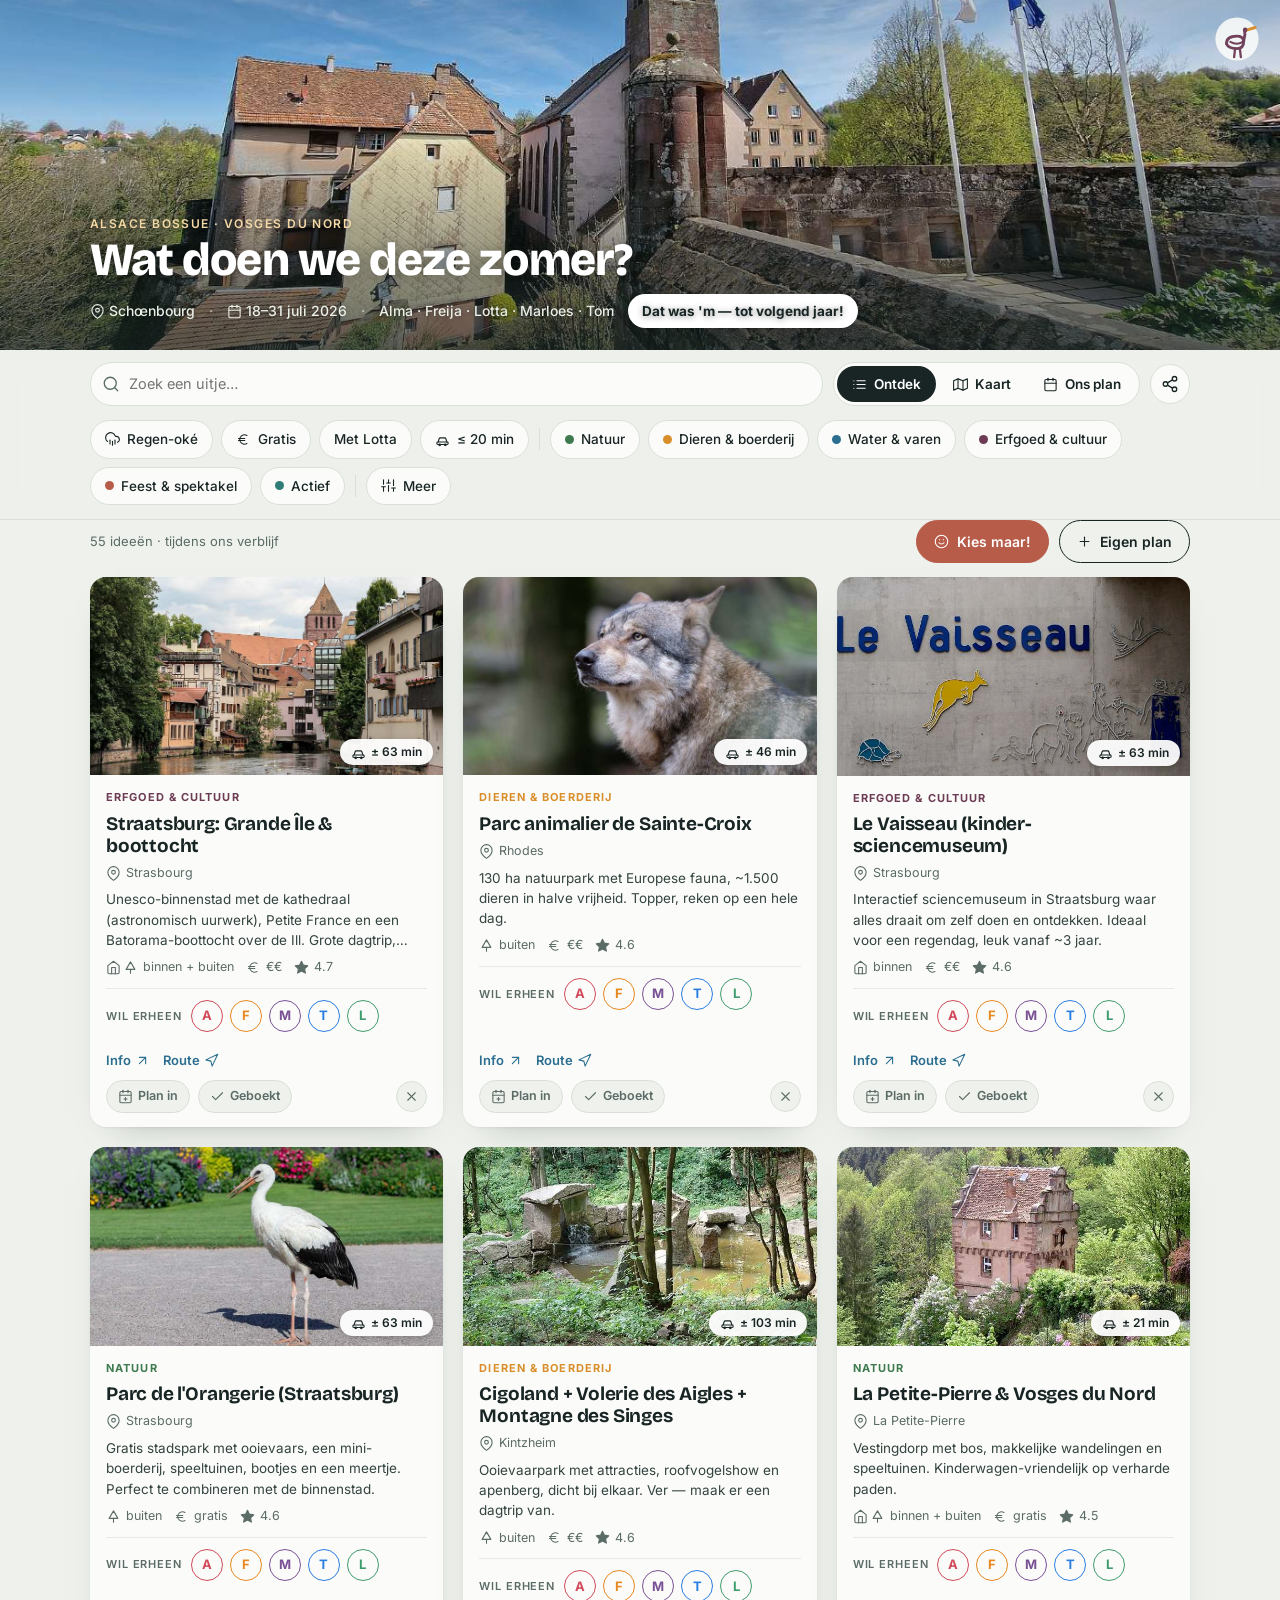
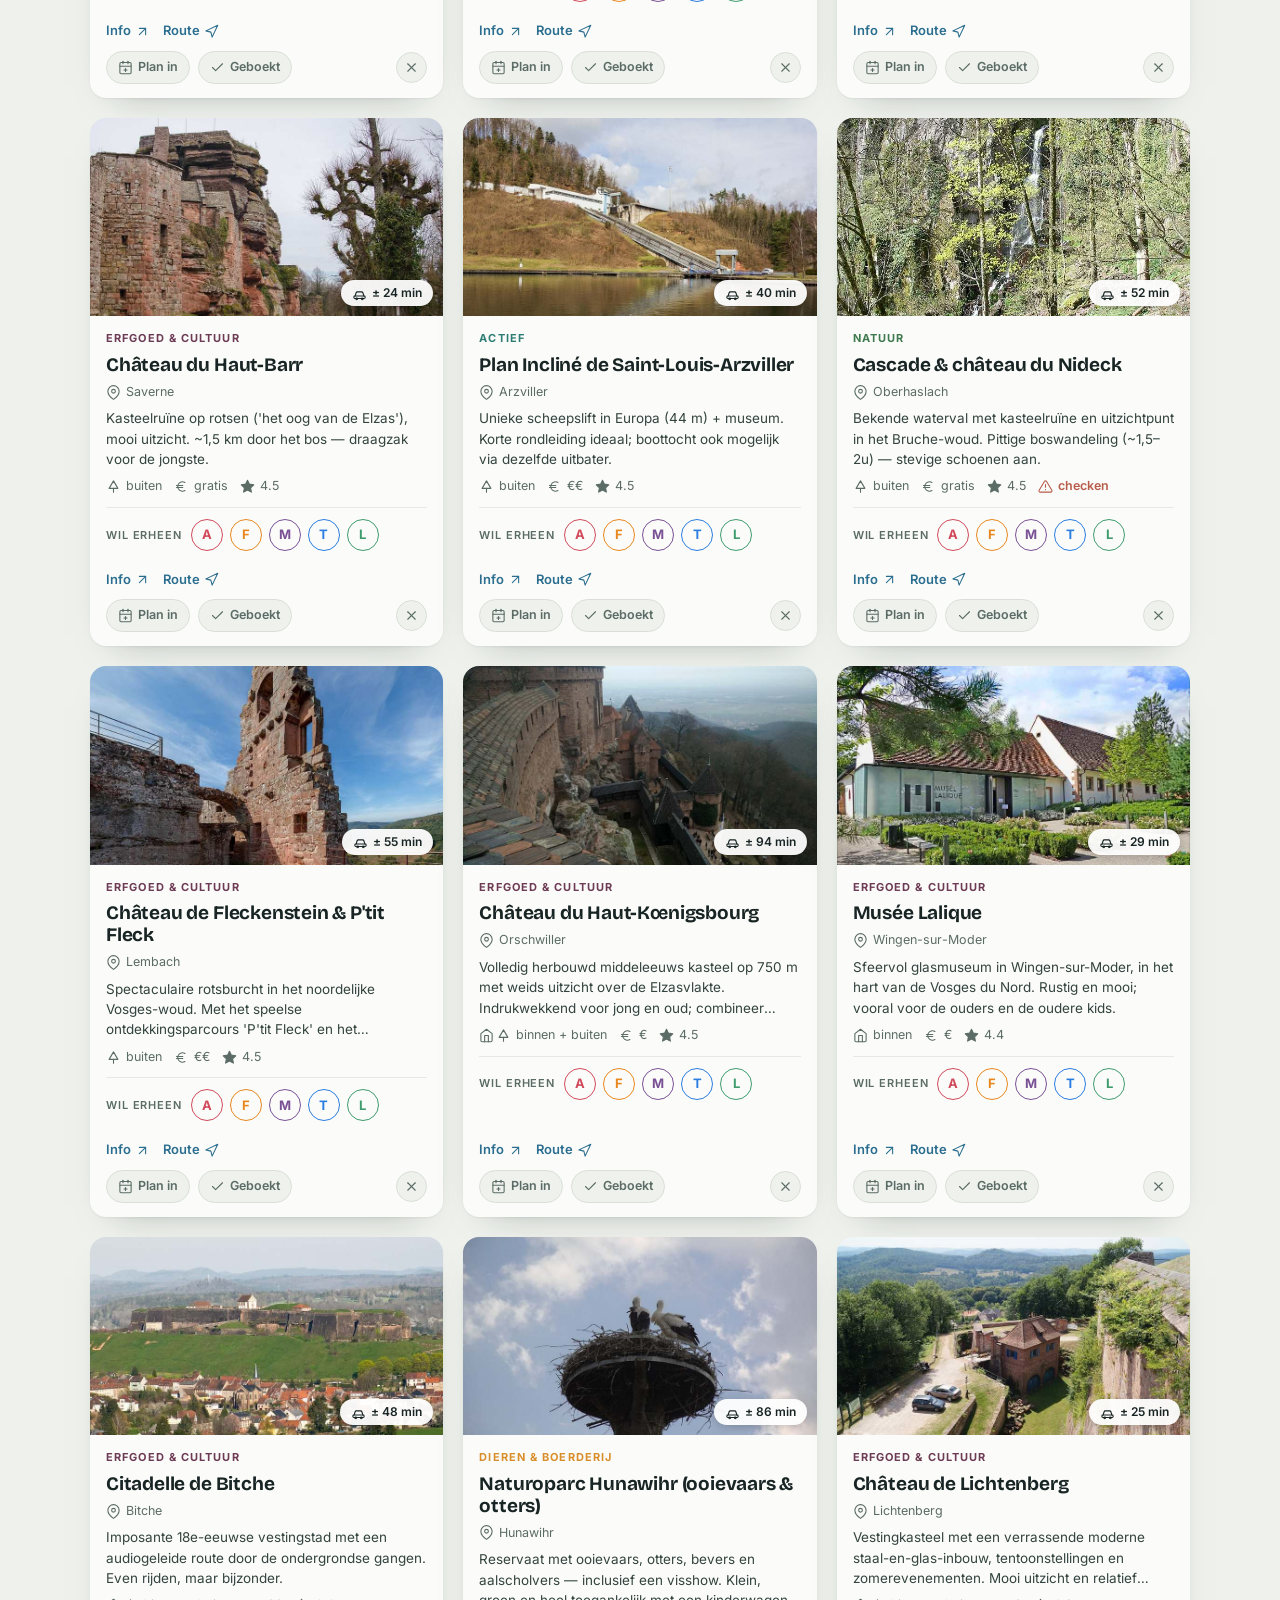
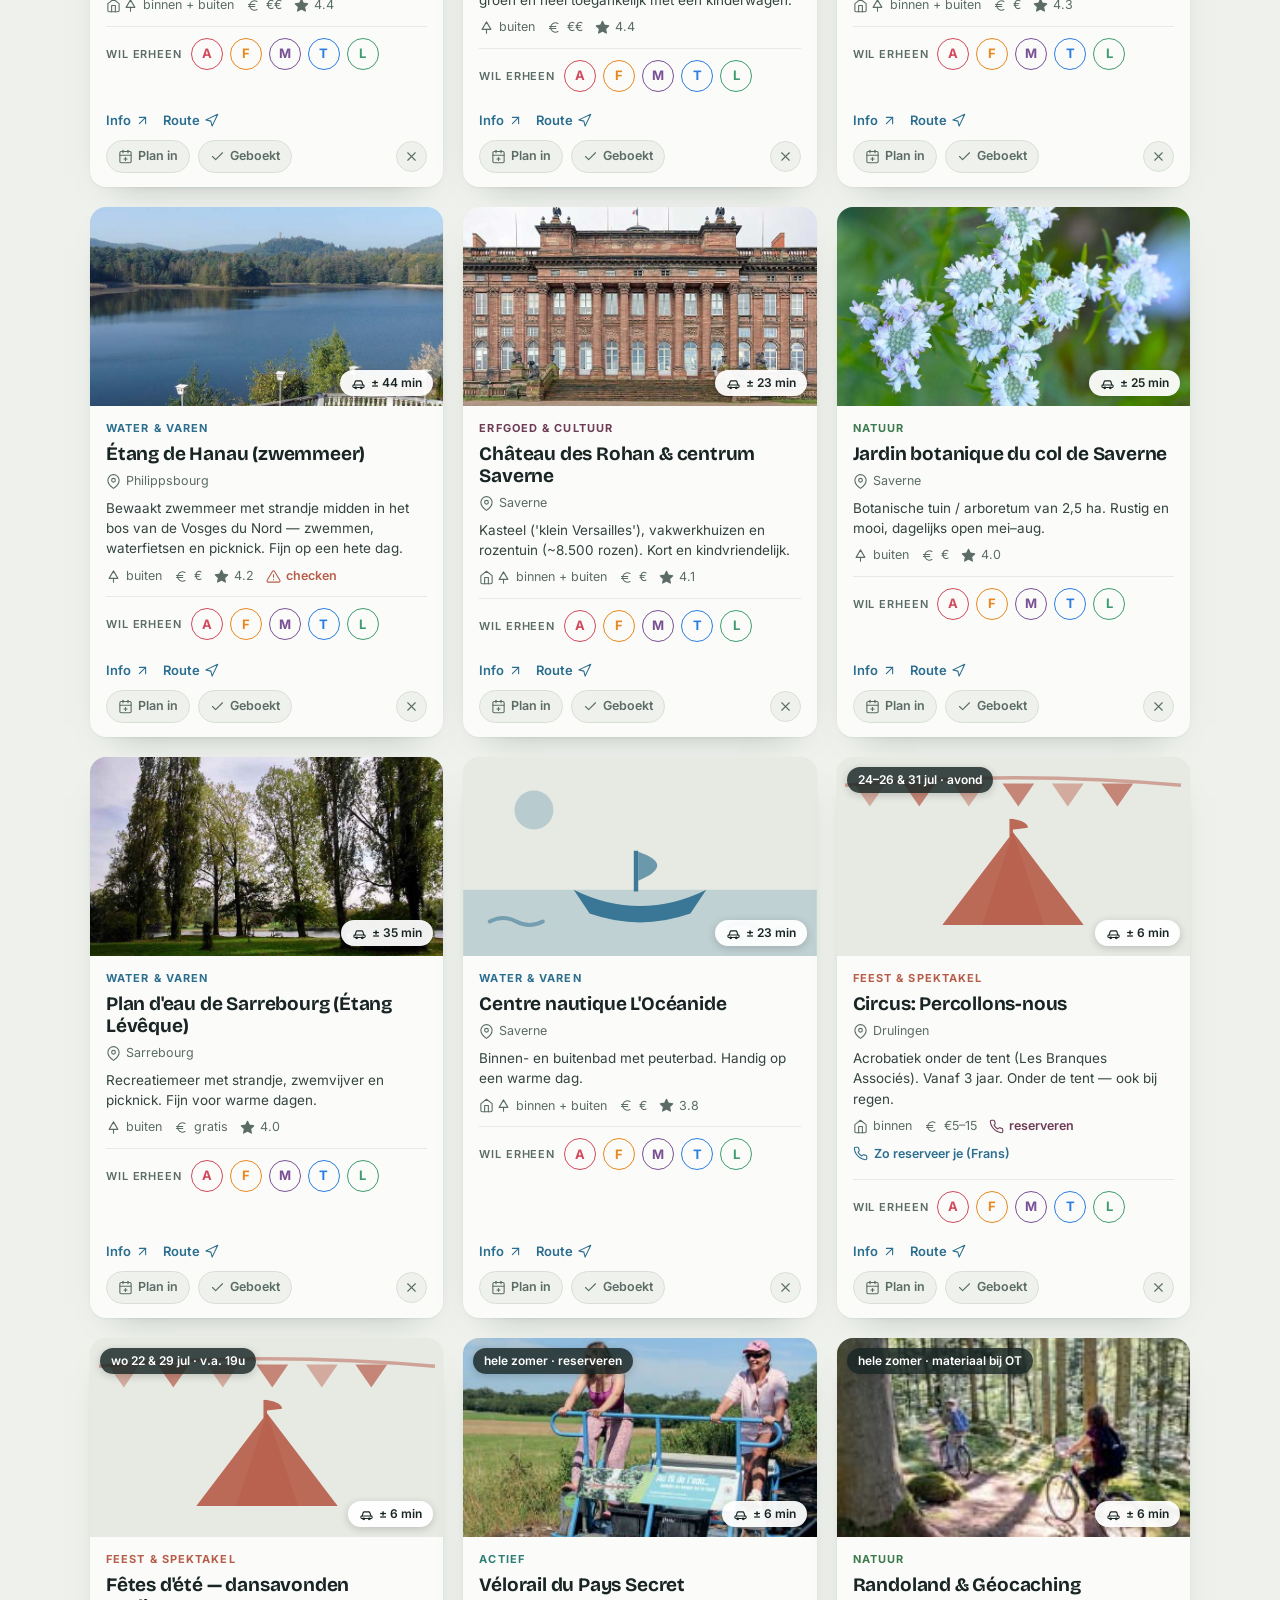
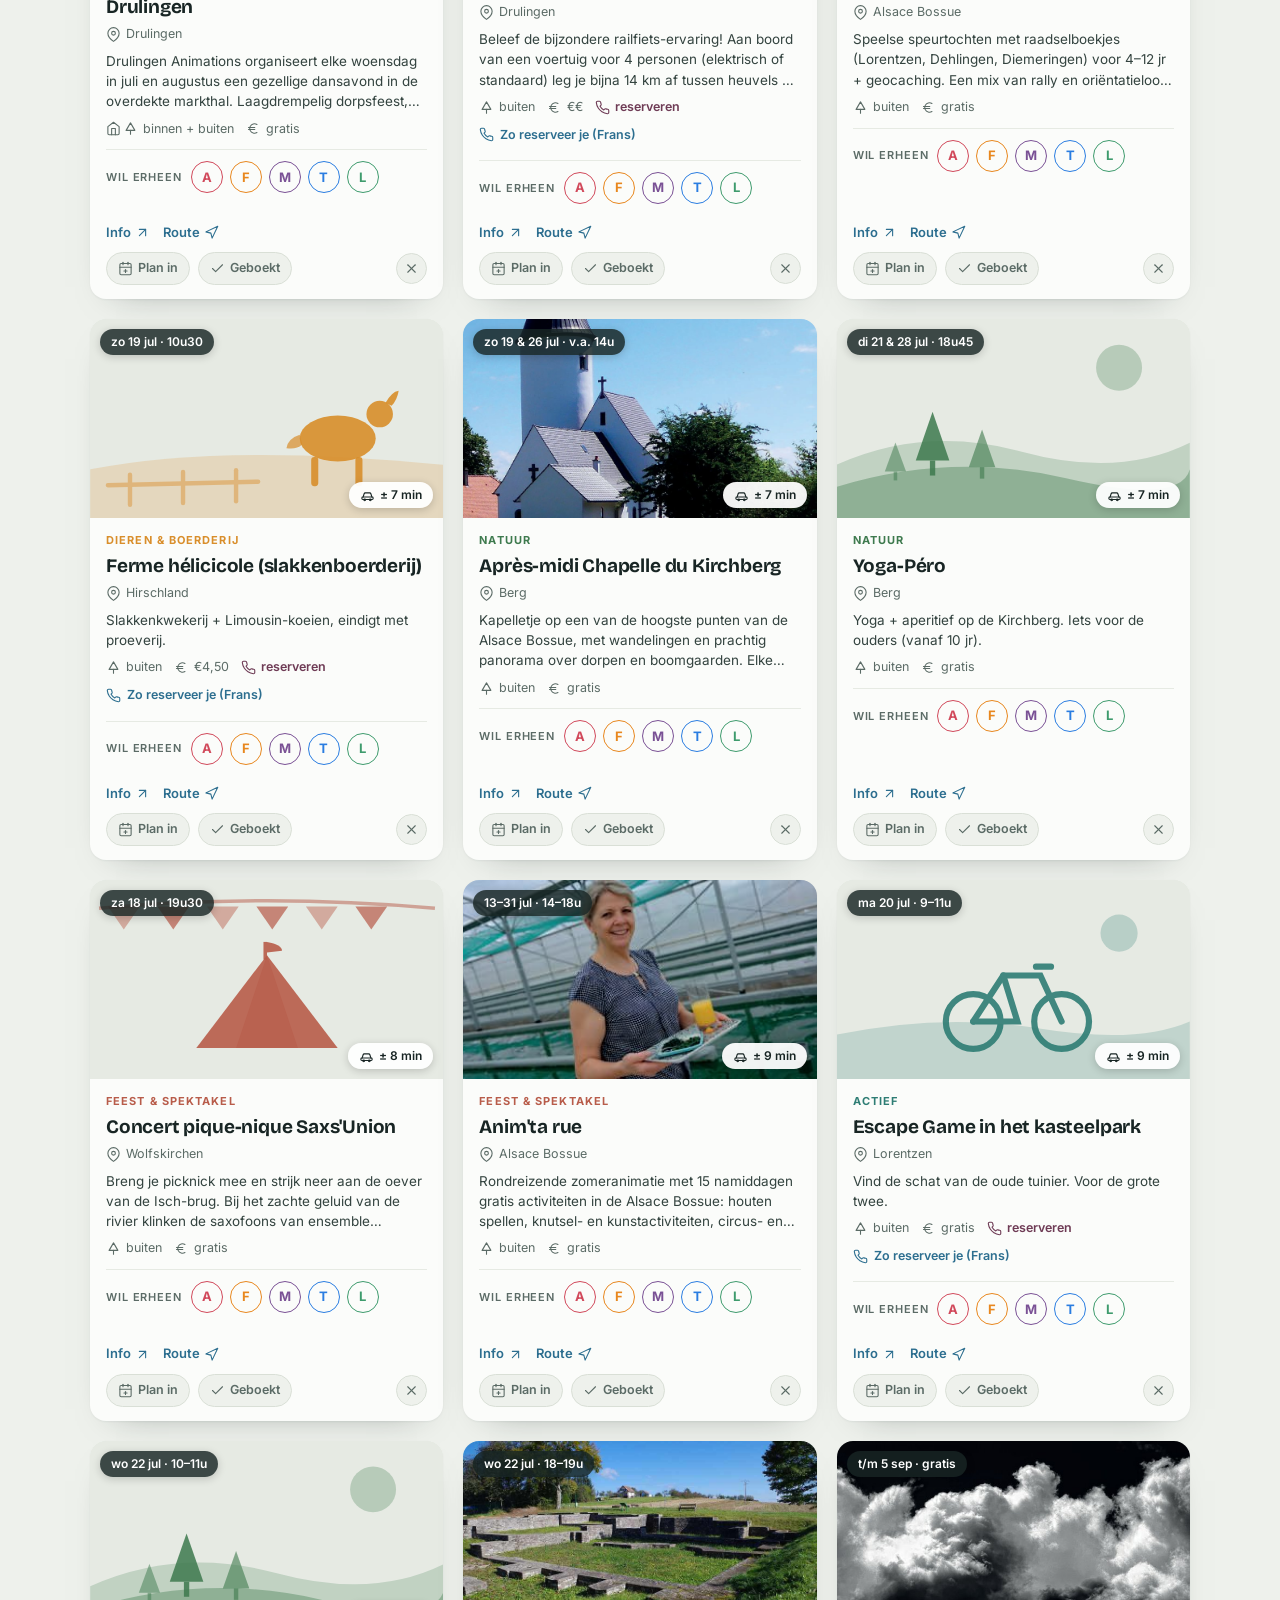
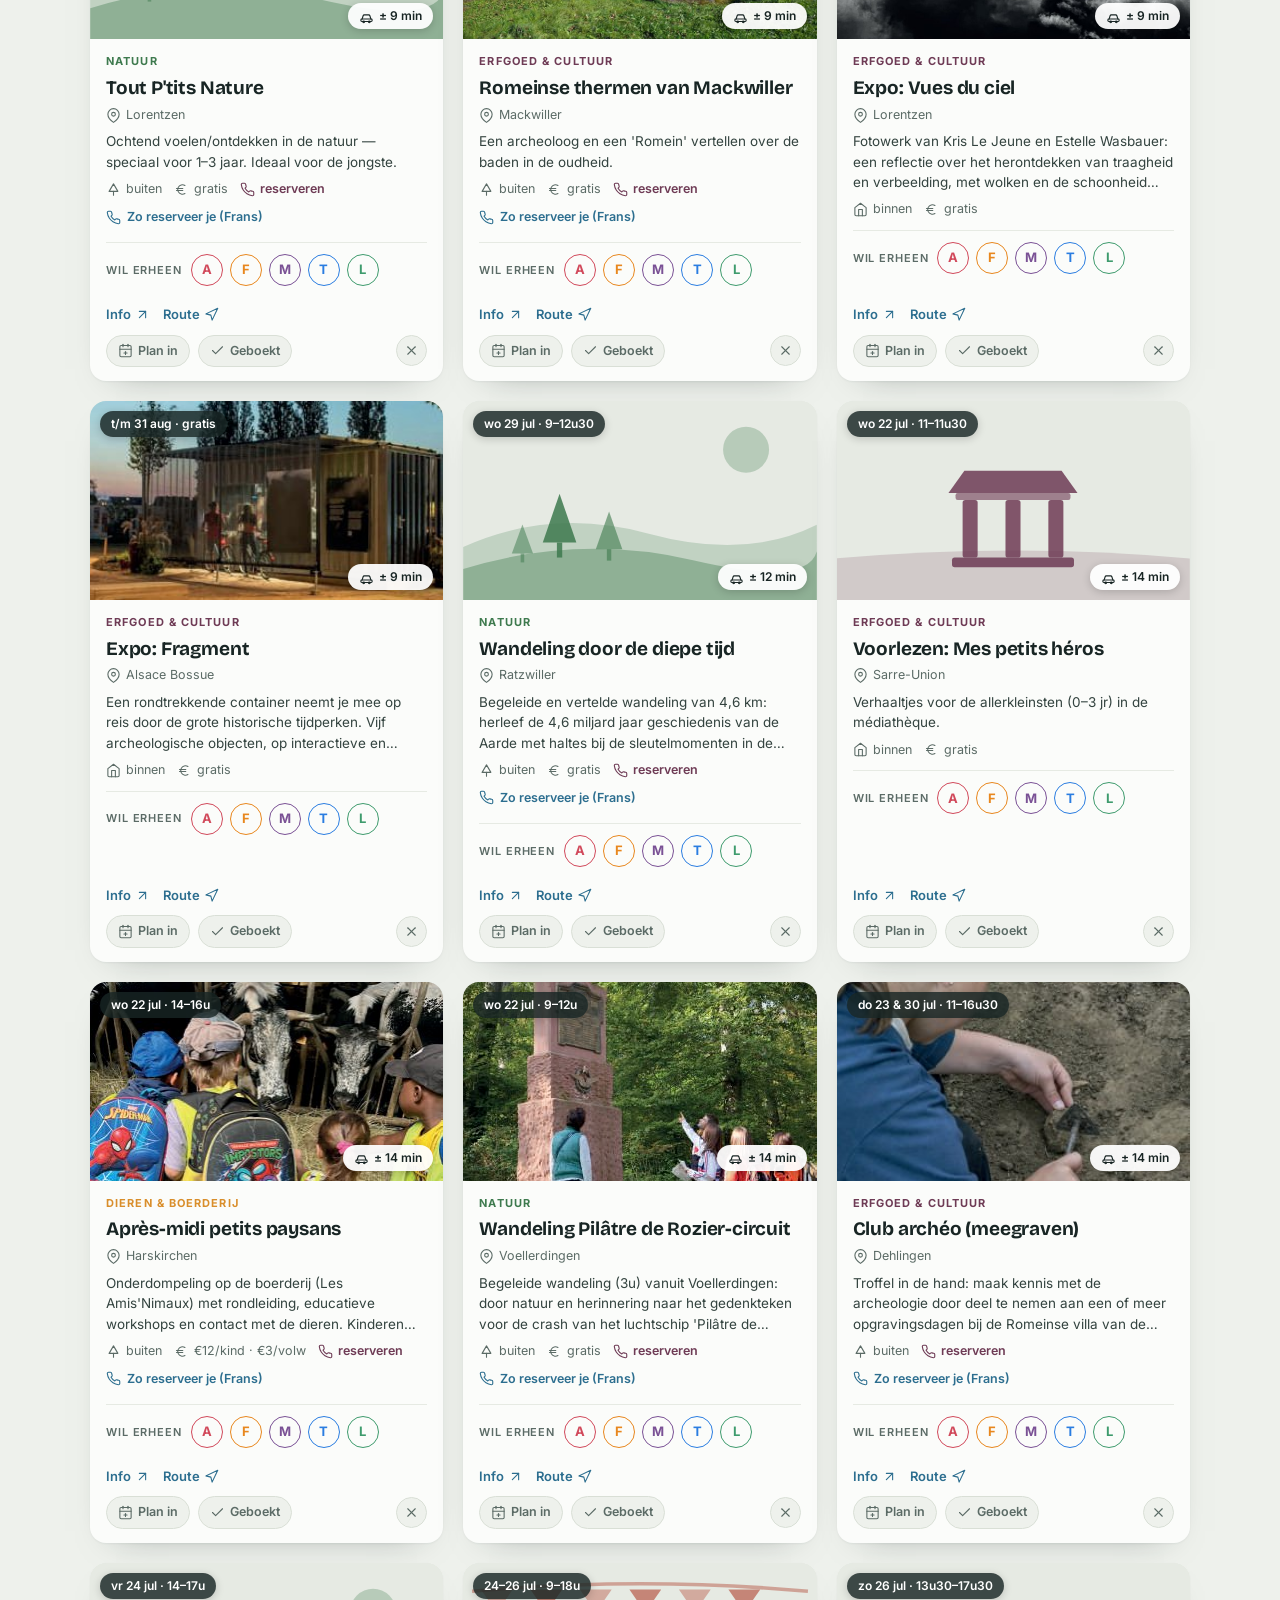
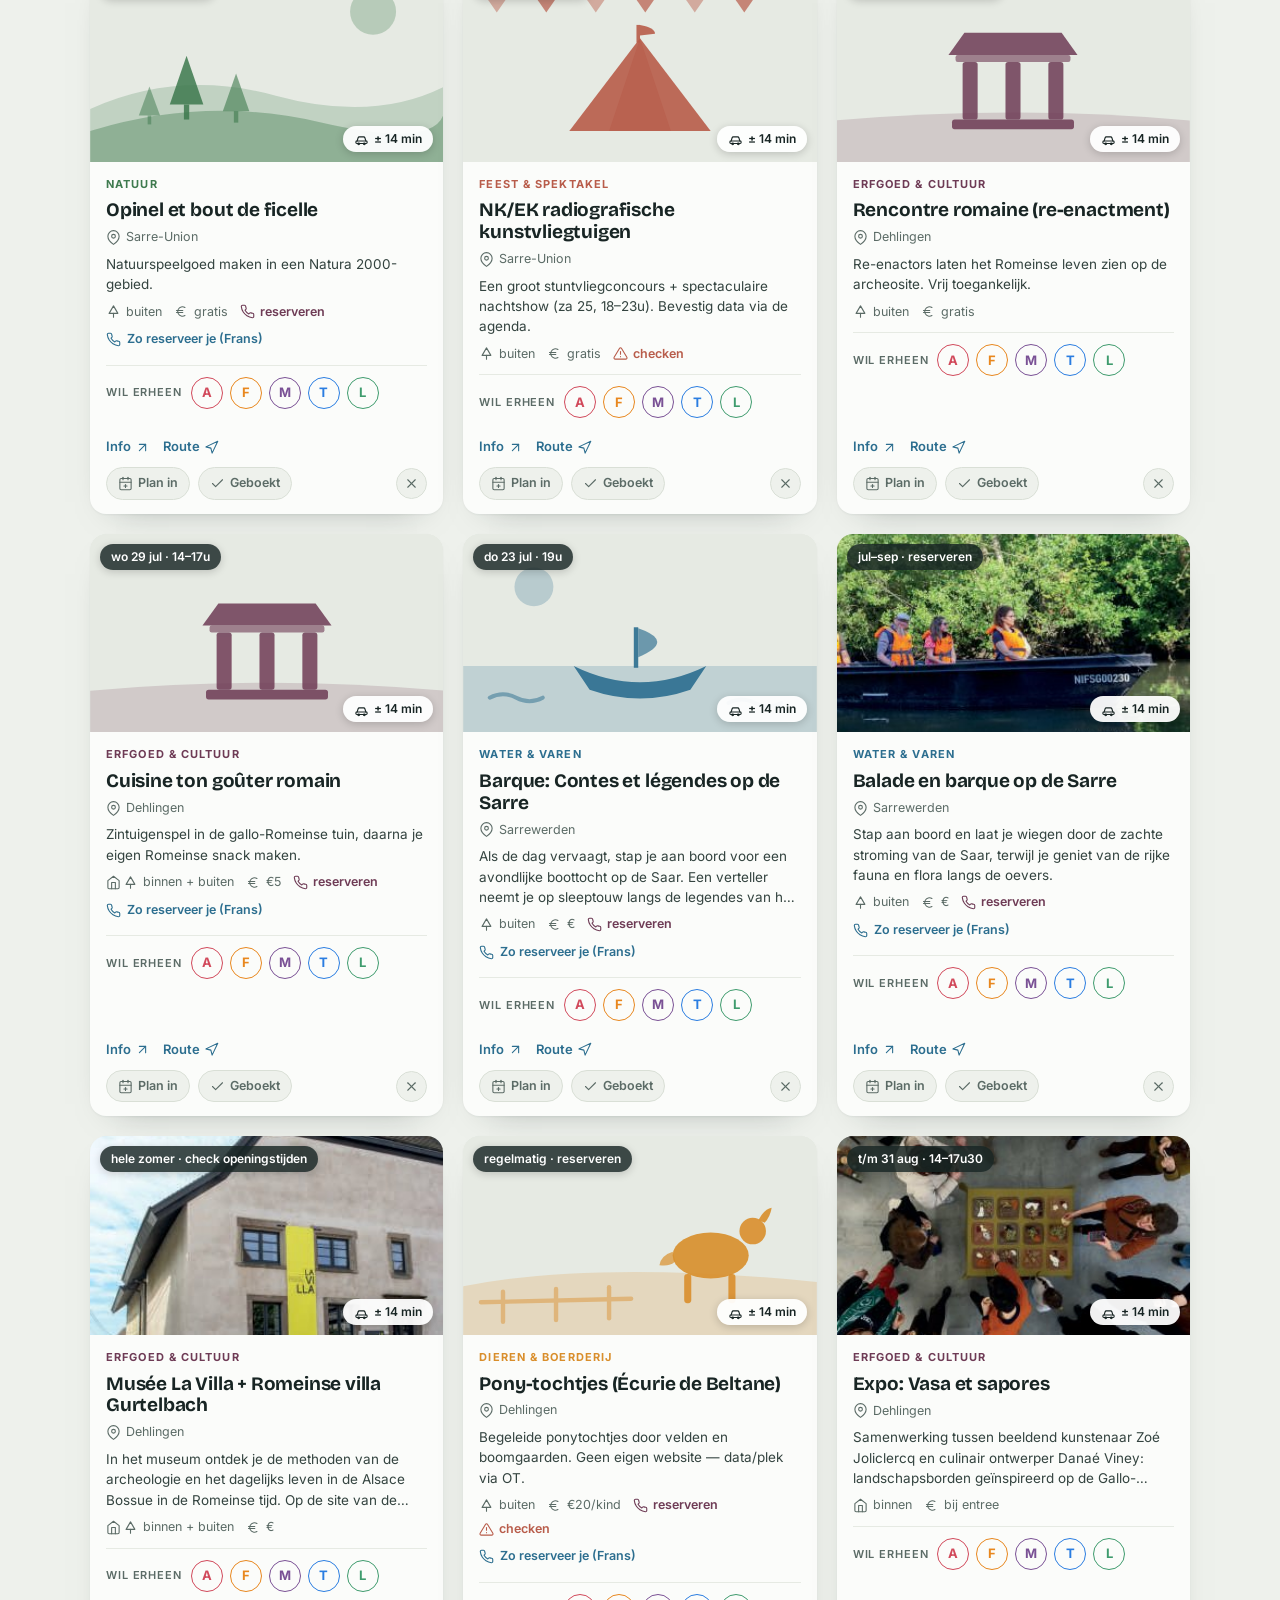
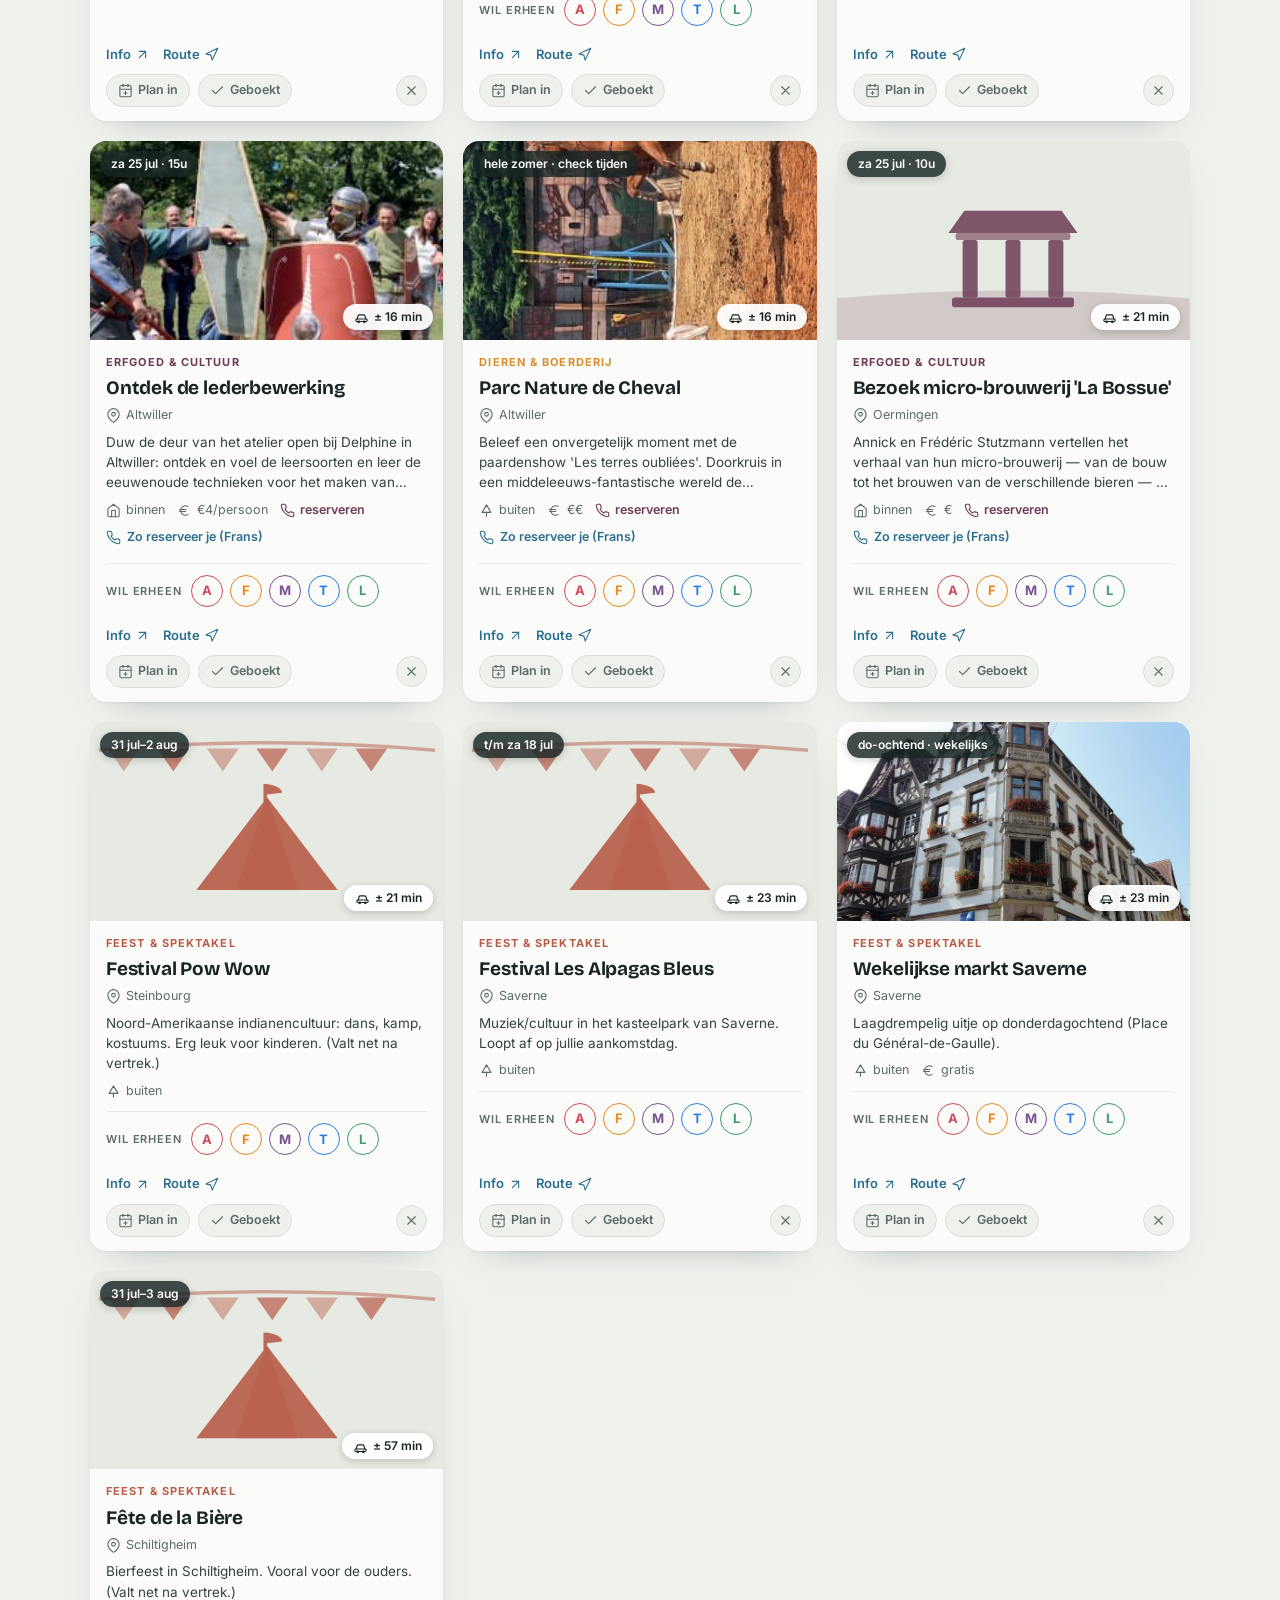
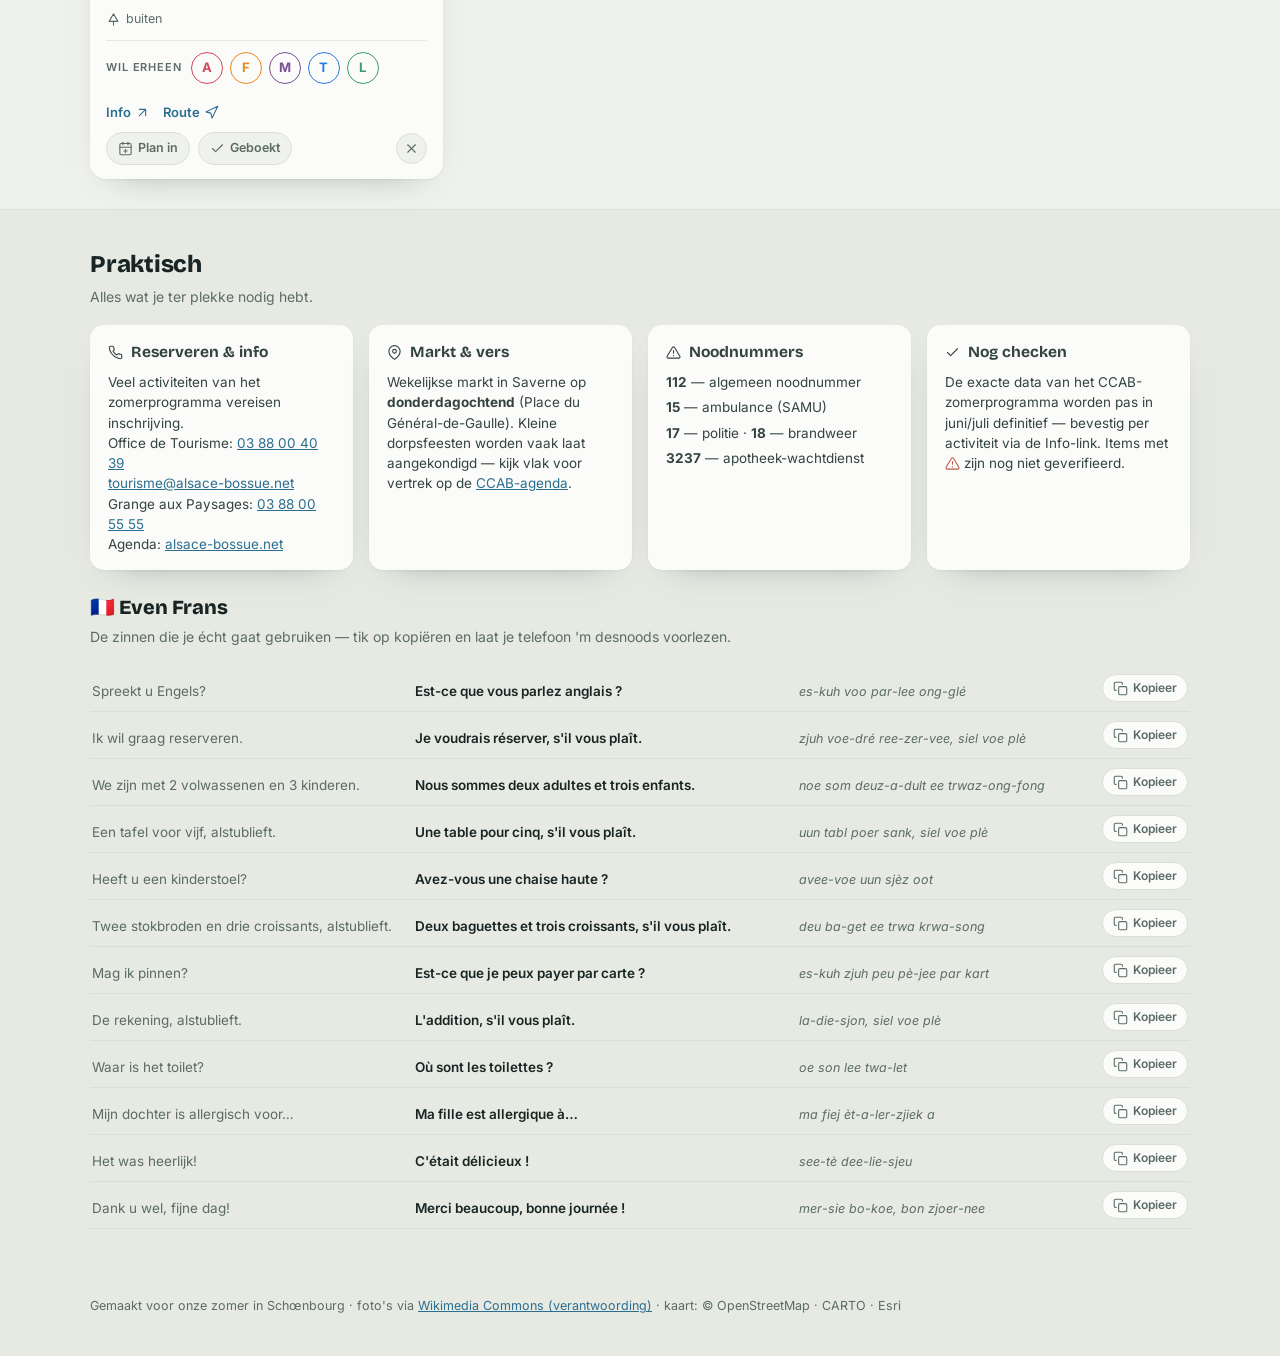
<file: index.html>
<!DOCTYPE html>
<html lang="nl">
<head>
<meta charset="UTF-8" />
<meta name="viewport" content="width=device-width, initial-scale=1, viewport-fit=cover" />
<meta name="theme-color" content="#EEF1EC" />
<title>Elzas 2026 — wat doen we deze zomer?</title>
<meta name="description" content="Gezinsplanner voor onze zomer in de Alsace Bossue: ideeën, kaart en dagplanning, 18–31 juli 2026." />
<link rel="manifest" href="manifest.webmanifest" />
<link rel="icon" href="img/icon-192.png" />
<link rel="apple-touch-icon" href="img/icon-192.png" />
<link rel="preconnect" href="https://fonts.googleapis.com" />
<link rel="preconnect" href="https://fonts.gstatic.com" crossorigin />
<link href="https://fonts.googleapis.com/css2?family=Bricolage+Grotesque:opsz,wght@12..96,700;12..96,800&family=Inter:wght@400;500;600;700&display=swap" rel="stylesheet" />
<link rel="stylesheet" href="assets/css/style.css" />
</head>
<body>

<!-- UI-iconen (sprite) -->
<svg xmlns="http://www.w3.org/2000/svg" style="display:none" aria-hidden="true">
  <symbol id="i-search" viewBox="0 0 24 24"><circle cx="11" cy="11" r="8"/><line x1="21" y1="21" x2="16.65" y2="16.65"/></symbol>
  <symbol id="i-list" viewBox="0 0 24 24"><line x1="8" y1="6" x2="21" y2="6"/><line x1="8" y1="12" x2="21" y2="12"/><line x1="8" y1="18" x2="21" y2="18"/><line x1="3" y1="6" x2="3.01" y2="6"/><line x1="3" y1="12" x2="3.01" y2="12"/><line x1="3" y1="18" x2="3.01" y2="18"/></symbol>
  <symbol id="i-map" viewBox="0 0 24 24"><polygon points="1 6 8 3 16 6 23 3 23 18 16 21 8 18 1 21 1 6"/><line x1="8" y1="3" x2="8" y2="18"/><line x1="16" y1="6" x2="16" y2="21"/></symbol>
  <symbol id="i-pin" viewBox="0 0 24 24"><path d="M21 10c0 7-9 13-9 13s-9-6-9-13a9 9 0 0 1 18 0z"/><circle cx="12" cy="10" r="3"/></symbol>
  <symbol id="i-cal" viewBox="0 0 24 24"><rect x="3" y="4" width="18" height="18" rx="2"/><line x1="16" y1="2" x2="16" y2="6"/><line x1="8" y1="2" x2="8" y2="6"/><line x1="3" y1="10" x2="21" y2="10"/></symbol>
  <symbol id="i-cal-plus" viewBox="0 0 24 24"><rect x="3" y="4" width="18" height="18" rx="2"/><line x1="16" y1="2" x2="16" y2="6"/><line x1="8" y1="2" x2="8" y2="6"/><line x1="3" y1="10" x2="21" y2="10"/><line x1="12" y1="13.5" x2="12" y2="18.5"/><line x1="9.5" y1="16" x2="14.5" y2="16"/></symbol>
  <symbol id="i-clock" viewBox="0 0 24 24"><circle cx="12" cy="12" r="10"/><polyline points="12 6 12 12 16 14"/></symbol>
  <symbol id="i-car" viewBox="0 0 24 24"><path d="M5 16l1.6-5.2A2 2 0 0 1 8.5 9.4h7a2 2 0 0 1 1.9 1.4L19 16"/><rect x="3" y="16" width="18" height="4" rx="1.5"/><circle cx="7.5" cy="20.5" r="1.4"/><circle cx="16.5" cy="20.5" r="1.4"/></symbol>
  <symbol id="i-heart" viewBox="0 0 24 24"><path d="M20.84 4.61a5.5 5.5 0 0 0-7.78 0L12 5.67l-1.06-1.06a5.5 5.5 0 0 0-7.78 7.78l1.06 1.06L12 21.23l7.78-7.78 1.06-1.06a5.5 5.5 0 0 0 0-7.78z"/></symbol>
  <symbol id="i-check" viewBox="0 0 24 24"><polyline points="20 6 9 17 4 12"/></symbol>
  <symbol id="i-x" viewBox="0 0 24 24"><line x1="18" y1="6" x2="6" y2="18"/><line x1="6" y1="6" x2="18" y2="18"/></symbol>
  <symbol id="i-share" viewBox="0 0 24 24"><circle cx="18" cy="5" r="3"/><circle cx="6" cy="12" r="3"/><circle cx="18" cy="19" r="3"/><line x1="8.59" y1="13.51" x2="15.42" y2="17.49"/><line x1="15.41" y1="6.51" x2="8.59" y2="10.49"/></symbol>
  <symbol id="i-download" viewBox="0 0 24 24"><path d="M21 15v4a2 2 0 0 1-2 2H5a2 2 0 0 1-2-2v-4"/><polyline points="7 10 12 15 17 10"/><line x1="12" y1="15" x2="12" y2="3"/></symbol>
  <symbol id="i-copy" viewBox="0 0 24 24"><rect x="9" y="9" width="13" height="13" rx="2"/><path d="M5 15H4a2 2 0 0 1-2-2V4a2 2 0 0 1 2-2h9a2 2 0 0 1 2 2v1"/></symbol>
  <symbol id="i-phone" viewBox="0 0 24 24"><path d="M22 16.92v3a2 2 0 0 1-2.18 2 19.79 19.79 0 0 1-8.63-3.07 19.5 19.5 0 0 1-6-6 19.79 19.79 0 0 1-3.07-8.67A2 2 0 0 1 4.11 2h3a2 2 0 0 1 2 1.72 12.84 12.84 0 0 0 .7 2.81 2 2 0 0 1-.45 2.11L8.09 9.91a16 16 0 0 0 6 6l1.27-1.27a2 2 0 0 1 2.11-.45 12.84 12.84 0 0 0 2.81.7A2 2 0 0 1 22 16.92z"/></symbol>
  <symbol id="i-plus" viewBox="0 0 24 24"><line x1="12" y1="5" x2="12" y2="19"/><line x1="5" y1="12" x2="19" y2="12"/></symbol>
  <symbol id="i-sliders" viewBox="0 0 24 24"><line x1="4" y1="21" x2="4" y2="14"/><line x1="4" y1="10" x2="4" y2="3"/><line x1="12" y1="21" x2="12" y2="12"/><line x1="12" y1="8" x2="12" y2="3"/><line x1="20" y1="21" x2="20" y2="16"/><line x1="20" y1="12" x2="20" y2="3"/><line x1="1" y1="14" x2="7" y2="14"/><line x1="9" y1="8" x2="15" y2="8"/><line x1="17" y1="16" x2="23" y2="16"/></symbol>
  <symbol id="i-ext" viewBox="0 0 24 24"><line x1="7" y1="17" x2="17" y2="7"/><polyline points="7 7 17 7 17 17"/></symbol>
  <symbol id="i-nav" viewBox="0 0 24 24"><polygon points="3 11 22 2 13 21 11 13 3 11"/></symbol>
  <symbol id="i-alert" viewBox="0 0 24 24"><path d="M10.29 3.86L1.82 18a2 2 0 0 0 1.71 3h16.94a2 2 0 0 0 1.71-3L13.71 3.86a2 2 0 0 0-3.42 0z"/><line x1="12" y1="9" x2="12" y2="13"/><line x1="12" y1="17" x2="12.01" y2="17"/></symbol>
  <symbol id="i-home" viewBox="0 0 24 24"><path d="M3 9l9-7 9 7v11a2 2 0 0 1-2 2H5a2 2 0 0 1-2-2z"/><polyline points="9 22 9 12 15 12 15 22"/></symbol>
  <symbol id="i-tree" viewBox="0 0 24 24"><path d="M12 3L19 15H5z"/><line x1="12" y1="15" x2="12" y2="21"/></symbol>
  <symbol id="i-star" viewBox="0 0 24 24"><polygon points="12 2 15.09 8.26 22 9.27 17 14.14 18.18 21.02 12 17.77 5.82 21.02 7 14.14 2 9.27 8.91 8.26 12 2"/></symbol>
  <symbol id="i-eye" viewBox="0 0 24 24"><path d="M1 12s4-8 11-8 11 8 11 8-4 8-11 8-11-8-11-8z"/><circle cx="12" cy="12" r="3"/></symbol>
  <symbol id="i-rain" viewBox="0 0 24 24"><line x1="16" y1="13" x2="16" y2="19"/><line x1="8" y1="13" x2="8" y2="19"/><line x1="12" y1="15" x2="12" y2="21"/><path d="M20 16.58A5 5 0 0 0 18 7h-1.26A8 8 0 1 0 4 15.25"/></symbol>
  <symbol id="i-smile" viewBox="0 0 24 24"><circle cx="12" cy="12" r="10"/><path d="M8 14s1.5 2 4 2 4-2 4-2"/><line x1="9" y1="9" x2="9.01" y2="9"/><line x1="15" y1="9" x2="15.01" y2="9"/></symbol>
  <symbol id="i-reset" viewBox="0 0 24 24"><polyline points="1 4 1 10 7 10"/><path d="M3.51 15a9 9 0 1 0 2.13-9.36L1 10"/></symbol>
  <symbol id="i-euro" viewBox="0 0 24 24"><path d="M17.5 5.5A7.5 7.5 0 0 0 6.8 8.6a7.7 7.7 0 0 0 0 6.8 7.5 7.5 0 0 0 10.7 3.1"/><line x1="4" y1="10.5" x2="14" y2="10.5"/><line x1="4" y1="13.5" x2="14" y2="13.5"/></symbol>
</svg>

<header class="hero">
  <img src="img/hero.jpg" alt="La Petite-Pierre, Vosges du Nord" fetchpriority="high" />
  <!-- ooievaar: het merkje -->
  <svg class="mark" viewBox="0 0 48 48" fill="none" stroke-linecap="round" stroke-linejoin="round" role="img" aria-label="Ooievaar">
    <circle cx="24" cy="24" r="22.5" fill="rgba(251,252,250,.92)"/>
    <path d="M13 29 Q13 21 24 21 Q30 21 31 26" stroke="#6E3B55" stroke-width="3"/>
    <path d="M13 29 Q15 34 24 34 Q31 34 31 26" stroke="#6E3B55" stroke-width="3"/>
    <path d="M31 26 Q33 20 32 15" stroke="#6E3B55" stroke-width="3"/>
    <path d="M17 27 Q24 31 30 27" stroke="#6E3B55" stroke-width="2"/>
    <path d="M22 34 L21 43 M27 34 L28 43" stroke="#6E3B55" stroke-width="2.4"/>
    <path d="M33 15 L43 12" stroke="#D98E2B" stroke-width="3"/>
    <circle cx="32.5" cy="14.5" r="2.4" fill="#6E3B55"/>
  </svg>
  <div class="wrap">
    <p class="eyebrow">Alsace Bossue · Vosges du Nord</p>
    <h1>Wat doen we deze zomer?</h1>
    <div class="sub">
      <span><svg class="icon sm"><use href="#i-pin"/></svg> Schœnbourg</span>
      <span class="dotsep">·</span>
      <span><svg class="icon sm"><use href="#i-cal"/></svg> 18–31 juli 2026</span>
      <span class="dotsep">·</span>
      <span>Alma · Freija · Lotta · Marloes · Tom</span>
      <span class="countdown" id="countdown"></span>
    </div>
  </div>
</header>

<div class="topbar" id="topbar">
  <div class="wrap">
    <div class="bar">
      <div class="search"><svg class="icon"><use href="#i-search"/></svg><input type="search" id="q" placeholder="Zoek een uitje…" aria-label="Zoeken" /></div>
      <div class="tabs" role="group" aria-label="Weergave" id="tabs">
        <button data-view="ontdek" aria-pressed="true"><svg class="icon sm"><use href="#i-list"/></svg> Ontdek</button>
        <button data-view="kaart" aria-pressed="false"><svg class="icon sm"><use href="#i-map"/></svg> Kaart</button>
        <button data-view="plan" aria-pressed="false"><svg class="icon sm"><use href="#i-cal"/></svg> Ons plan</button>
      </div>
      <button class="iconbtn" id="shareBtn" title="Deel-link kopiëren (keuzes, stemmen en planning reizen mee)" aria-label="Deel-link kopiëren"><svg class="icon"><use href="#i-share"/></svg></button>
    </div>
    <div class="filters" id="filters">
      <div class="chiprow">
        <button class="chip" id="pRain" aria-pressed="false"><svg class="icon sm"><use href="#i-rain"/></svg> Regen-oké</button>
        <button class="chip" id="pFree" aria-pressed="false"><svg class="icon sm"><use href="#i-euro"/></svg> Gratis</button>
        <button class="chip" id="pPeuter" aria-pressed="false">Met Lotta</button>
        <button class="chip" id="pNear" aria-pressed="false"><svg class="icon sm"><use href="#i-car"/></svg> ≤ 20 min</button>
        <span class="chipdivider"></span>
        <span id="catChips" style="display:contents"></span>
        <span class="chipdivider"></span>
        <button class="chip" id="moreBtn" aria-expanded="false" aria-controls="morePanel"><svg class="icon sm"><use href="#i-sliders"/></svg> Meer <span class="fbadge" id="fCount" hidden></span></button>
      </div>
      <div class="morefilters" id="morePanel" hidden>
        <span class="lbl">Sorteer</span>
        <select id="sort" aria-label="Sorteren">
          <option value="aanraders">Aanraders</option>
          <option value="dist">Dichtstbij</option>
          <option value="date">Op datum</option>
        </select>
        <span class="lbl">Afstand</span>
        <select id="maxdist" aria-label="Max rijtijd">
          <option value="999">Alles</option>
          <option value="15">≤ 20 min</option>
          <option value="25">≤ 30 min</option>
          <option value="45">≤ 50 min</option>
        </select>
        <label class="toggle"><input type="checkbox" id="wholeSummer" /> Ook buiten ons verblijf</label>
        <label class="toggle"><input type="checkbox" id="onlyPicked" /> Alleen geboekt</label>
        <span class="lbl" style="margin-left:6px">Wil erheen:</span>
        <span id="whoChips" style="display:contents"></span>
        <button class="linklike" id="clearFilters"><svg class="icon sm"><use href="#i-reset"/></svg> Wis alles</button>
      </div>
    </div>
  </div>
</div>

<main class="wrap">
  <!-- ============ Ontdek ============ -->
  <section id="view-ontdek">
    <section class="favs" id="favs" hidden>
      <h2 class="sec"><svg class="icon lg" style="color:#D1495B;fill:#D1495B"><use href="#i-heart"/></svg> Onze favorieten</h2>
      <p class="sec-sub">Waar het gezin het meest zin in heeft — tik op een kaartje om ernaartoe te gaan.</p>
      <div class="favstrip" id="favstrip"></div>
    </section>
    <div class="resultline">
      <span id="resultline"></span>
      <span style="flex:1"></span>
      <button class="btn accent" id="kidsBtn"><svg class="icon sm"><use href="#i-smile"/></svg> Kies maar!</button>
      <button class="btn ghost" id="addBtn"><svg class="icon sm"><use href="#i-plus"/></svg> Eigen plan</button>
    </div>
    <div class="grid" id="grid"></div>
    <div class="empty" id="empty" hidden>Niets gevonden met deze filters. Zet er eentje uit, of voeg een eigen plan toe.</div>
    <div class="hiddenline" id="hiddenline" hidden></div>
  </section>

  <!-- ============ Kaart ============ -->
  <section id="view-kaart" hidden>
    <div id="map"><div class="map-hint" id="mapHint">Gebruik twee vingers om de kaart te bewegen</div></div>
    <div class="maptools">
      <span class="maphint">Stippen staan op de dorpskern bij benadering — gebruik "Route" in de popup voor navigatie.</span>
      <a class="xbtn" id="gmapsAll" target="_blank" rel="noopener"><svg class="icon sm"><use href="#i-nav"/></svg> Open omgeving in Google Maps</a>
    </div>
    <div class="legend" id="legend"></div>
  </section>

  <!-- ============ Ons plan ============ -->
  <section id="view-plan" hidden>
    <div class="planhead">
      <div>
        <h2 class="sec">Ons plan — dag voor dag</h2>
        <p class="sec-sub" style="margin:0">Geboekte en ingeplande uitjes per dag. Plan iets in via <svg class="icon sm"><use href="#i-cal-plus"/></svg> op een kaart.</p>
      </div>
      <span class="spacer"></span>
      <div class="exportbar">
        <button class="xbtn" id="expIcs" title="Zet geboekte en ingeplande uitjes in je telefoonagenda"><svg class="icon sm"><use href="#i-download"/></svg> Agenda (.ics)</button>
        <button class="xbtn" id="expMd" title="Kopieer het plan als lijstje om te appen"><svg class="icon sm"><use href="#i-copy"/></svg> Kopieer lijstje</button>
      </div>
    </div>
    <div class="pcard" id="doorlopend" style="margin-bottom:16px" hidden></div>
    <div class="days" id="days"></div>
  </section>
</main>

<!-- ============ Praktisch ============ -->
<section class="praktisch">
  <div class="wrap">
    <h2 class="sec">Praktisch</h2>
    <p class="sec-sub">Alles wat je ter plekke nodig hebt.</p>
    <div class="pgrid">
      <div class="pcard">
        <h4><svg class="icon sm"><use href="#i-phone"/></svg> Reserveren &amp; info</h4>
        Veel activiteiten van het zomerprogramma vereisen inschrijving.<br/>
        Office de Tourisme: <a href="tel:+33388004039">03 88 00 40 39</a><br/>
        <a href="mailto:tourisme@alsace-bossue.net">tourisme@alsace-bossue.net</a><br/>
        Grange aux Paysages: <a href="tel:+33388005555">03 88 00 55 55</a><br/>
        Agenda: <a href="https://www.alsace-bossue.net/agenda-complet.html" target="_blank" rel="noopener">alsace-bossue.net</a>
      </div>
      <div class="pcard">
        <h4><svg class="icon sm"><use href="#i-pin"/></svg> Markt &amp; vers</h4>
        Wekelijkse markt in Saverne op <b>donderdagochtend</b> (Place du Général-de-Gaulle). Kleine dorpsfeesten worden vaak laat aangekondigd — kijk vlak voor vertrek op de <a href="https://www.alsace-bossue.net/agenda-complet.html" target="_blank" rel="noopener">CCAB-agenda</a>.
      </div>
      <div class="pcard">
        <h4><svg class="icon sm"><use href="#i-alert"/></svg> Noodnummers</h4>
        <ul>
          <li><b>112</b> — algemeen noodnummer</li>
          <li><b>15</b> — ambulance (SAMU)</li>
          <li><b>17</b> — politie · <b>18</b> — brandweer</li>
          <li><b>3237</b> — apotheek-wachtdienst</li>
        </ul>
      </div>
      <div class="pcard">
        <h4><svg class="icon sm"><use href="#i-check"/></svg> Nog checken</h4>
        De exacte data van het CCAB-zomerprogramma worden pas in juni/juli definitief — bevestig per activiteit via de Info-link. Items met <svg class="icon sm" style="color:var(--feest)"><use href="#i-alert"/></svg> zijn nog niet geverifieerd.
      </div>
    </div>
    <div class="phrases">
      <h2 class="sec" style="font-size:20px">🇫🇷 Even Frans</h2>
      <p class="sec-sub">De zinnen die je écht gaat gebruiken — tik op kopiëren en laat je telefoon 'm desnoods voorlezen.</p>
      <div id="phraseList"></div>
    </div>
  </div>
</section>

<footer>
  <div class="wrap">
    Gemaakt voor onze zomer in Schœnbourg · foto's via <a href="img/ATTRIBUTION.md">Wikimedia Commons (verantwoording)</a> · kaart: © OpenStreetMap · CARTO · Esri
  </div>
</footer>

<!-- Bottom-tabs (mobiel) -->
<nav class="bottomnav" aria-label="Weergave">
  <button data-view="ontdek" aria-pressed="true"><svg class="icon lg"><use href="#i-list"/></svg> Ontdek</button>
  <button data-view="kaart" aria-pressed="false"><svg class="icon lg"><use href="#i-map"/></svg> Kaart</button>
  <button data-view="plan" aria-pressed="false"><svg class="icon lg"><use href="#i-cal"/></svg> Ons plan</button>
</nav>

<!-- Eigen plan -->
<dialog id="addDlg">
  <form method="dialog" class="dlg" id="addForm">
    <h2>Eigen plan toevoegen</h2>
    <p class="note">Komt bovenaan je lijst te staan en wordt lokaal bewaard in deze browser.</p>
    <div class="field"><label>Naam *</label><input name="title" required placeholder="bv. Picknick aan de Sarre" /></div>
    <div class="field"><label>Wat is het?</label><textarea name="what" placeholder="Korte omschrijving"></textarea></div>
    <div class="two">
      <div class="field"><label>Plaats</label><input name="town" placeholder="bv. Sarrewerden" /></div>
      <div class="field"><label>Afstand (km)</label><input name="dist" type="number" min="0" step="1" placeholder="bv. 8" /></div>
    </div>
    <div class="two">
      <div class="field"><label>Soort</label><select name="category" id="addCat"></select></div>
      <div class="field"><label>Datum (optioneel)</label><input name="date" type="date" /></div>
    </div>
    <div class="two">
      <div class="field"><label>Binnen / buiten</label>
        <select name="env">
          <option value="beide">Binnen + buiten</option>
          <option value="buiten">Buiten</option>
          <option value="binnen">Binnen</option>
        </select>
      </div>
      <div class="field"><label>Link (optioneel)</label><input name="url" type="url" placeholder="https://…" /></div>
    </div>
    <div class="field"><label>Voor wie geschikt</label>
      <span style="display:flex;gap:14px;font-size:14px;margin-top:2px">
        <label style="font-weight:400"><input type="checkbox" name="aud" value="peuter"/> Peuter</label>
        <label style="font-weight:400"><input type="checkbox" name="aud" value="kids" checked/> Kids</label>
        <label style="font-weight:400"><input type="checkbox" name="aud" value="ouders"/> Ouders</label>
      </span>
    </div>
    <div class="dlg-actions">
      <button class="btn ghost" value="cancel" formnovalidate>Annuleren</button>
      <button class="btn" value="ok">Toevoegen</button>
    </div>
  </form>
</dialog>

<!-- Inplannen op dag -->
<dialog id="dayDlg">
  <div class="dlg">
    <h2>Plan in</h2>
    <p class="note" id="dayDlgTitle"></p>
    <div class="daypick" id="dayPick"></div>
    <div class="dlg-actions"><button class="btn ghost" id="dayCancel">Annuleren</button></div>
  </div>
</dialog>

<!-- Kids-stemmodus -->
<div class="kids" id="kids" hidden role="dialog" aria-modal="true" aria-label="Kies maar!">
  <div class="khead">
    <span class="progress" id="kProgress"></span>
    <span class="spacer"></span>
    <button class="iconbtn" id="kClose" aria-label="Sluiten"><svg class="icon"><use href="#i-x"/></svg></button>
  </div>
  <div class="kbody" id="kBody"></div>
</div>

<div class="toast" id="toast" hidden></div>

<script src="assets/js/data.js" defer></script>
<script src="assets/js/app.js" defer></script>
<script src="assets/js/map.js" defer></script>
<script src="assets/js/planner.js" defer></script>
</body>
</html>
</file>
<file: assets/css/style.css>
/* ============================================================
   Elzas 2026 — gezinsplanner. Rustig magazine-design:
   veel wit, foto's doen het werk, één chip- en knopstijl.
   ============================================================ */
:root{
  --paper:#EEF1EC;
  --paper2:#E6EAE3;
  --ink:#182524;
  --muted:#5B6B66;
  --line:#D9DFD6;
  --card:#FBFCFA;
  --natuur:#3E7A4E;
  --dieren:#D98E2B;
  --water:#2C6E8F;
  --erfgoed:#6E3B55;
  --feest:#B85C4A;
  --actief:#2E7D74;
  --radius:16px;
  --shadow:0 1px 2px rgba(24,37,36,.05), 0 14px 34px -26px rgba(24,37,36,.5);
  --shadow-lg:0 24px 60px -28px rgba(24,37,36,.5);
}
*{box-sizing:border-box}
[hidden]{display:none!important}
html{scroll-behavior:smooth}
body{
  margin:0;background:var(--paper);color:var(--ink);
  font-family:"Inter",system-ui,sans-serif;line-height:1.5;font-size:15px;
  -webkit-font-smoothing:antialiased;text-rendering:optimizeLegibility;
}
.wrap{max-width:1140px;margin:0 auto;padding:0 20px}
a{color:var(--water)}
:focus-visible{outline:2.5px solid var(--water);outline-offset:2px;border-radius:6px}
h2.sec{font-family:"Bricolage Grotesque",sans-serif;font-weight:800;font-size:24px;letter-spacing:-.01em;margin:0 0 4px}
.sec-sub{color:var(--muted);font-size:14px;margin:0 0 18px}

.icon{width:18px;height:18px;stroke:currentColor;fill:none;stroke-width:1.75;stroke-linecap:round;stroke-linejoin:round;flex:0 0 auto;vertical-align:-3px}
.icon.sm{width:15px;height:15px}
.icon.lg{width:22px;height:22px}

/* ---------- Hero ---------- */
.hero{position:relative;height:clamp(250px,38vw,350px);overflow:hidden;background:var(--ink)}
.hero>img{position:absolute;inset:0;width:100%;height:100%;object-fit:cover;object-position:center 62%}
.hero::after{content:"";position:absolute;inset:0;background:linear-gradient(180deg,rgba(24,37,36,.18) 0%,rgba(24,37,36,0) 34%,rgba(24,37,36,.66) 100%)}
.hero .wrap{position:relative;z-index:1;height:100%;display:flex;flex-direction:column;justify-content:flex-end;padding-bottom:22px}
.hero .eyebrow{font-size:12px;font-weight:600;letter-spacing:.12em;text-transform:uppercase;color:#F4D9A6;margin:0 0 4px;text-shadow:0 1px 6px rgba(0,0,0,.4)}
.hero h1{font-family:"Bricolage Grotesque",sans-serif;font-weight:800;font-size:clamp(28px,5.4vw,46px);line-height:1.02;margin:0;color:#fff;letter-spacing:-.02em;text-shadow:0 2px 14px rgba(0,0,0,.35)}
.hero .sub{display:flex;align-items:center;gap:8px 14px;flex-wrap:wrap;margin-top:10px;color:#EAEFE8;font-size:14px;font-weight:500;text-shadow:0 1px 6px rgba(0,0,0,.45)}
.hero .sub .dotsep{opacity:.6}
.countdown{display:inline-flex;align-items:center;gap:7px;background:#fff;color:var(--ink);font-weight:700;font-size:13.5px;border-radius:999px;padding:7px 14px;box-shadow:0 6px 18px -6px rgba(0,0,0,.45)}
.hero .mark{position:absolute;top:16px;right:20px;z-index:2;width:46px;height:46px;opacity:.95}

/* ---------- Sticky topbar ---------- */
.topbar{position:sticky;top:0;z-index:30;background:color-mix(in srgb,var(--paper) 90%,transparent);backdrop-filter:blur(12px);-webkit-backdrop-filter:blur(12px);border-bottom:1px solid var(--line)}
.topbar .bar{display:flex;gap:10px;align-items:center;padding:12px 0}
.search{flex:1 1 220px;min-width:0;position:relative}
.search .icon{position:absolute;left:12px;top:50%;transform:translateY(-50%);color:var(--muted)}
.search input{width:100%;font:inherit;font-size:14.5px;color:var(--ink);background:var(--card);border:1px solid var(--line);border-radius:999px;padding:10px 14px 10px 38px;transition:border-color .12s}
.search input:focus{border-color:var(--ink);outline:none}
.tabs{display:inline-flex;background:var(--card);border:1px solid var(--line);border-radius:999px;padding:3px;gap:2px}
.tabs button{font:inherit;font-size:13.5px;font-weight:600;cursor:pointer;border:0;border-radius:999px;background:transparent;color:var(--ink);padding:8px 15px;display:inline-flex;align-items:center;gap:7px;transition:.12s}
.tabs button[aria-pressed=true]{background:var(--ink);color:#fff}
.iconbtn{font:inherit;cursor:pointer;border:1px solid var(--line);background:var(--card);color:var(--ink);border-radius:999px;width:40px;height:40px;display:inline-flex;align-items:center;justify-content:center;transition:.12s;flex:0 0 auto}
.iconbtn:hover{border-color:var(--ink)}

/* ---------- Filterrijen (alleen Ontdek) ---------- */
.filters{padding:0 0 12px}
.chiprow{display:flex;gap:8px;align-items:center;overflow-x:auto;scrollbar-width:none;padding:2px 20px;margin:0 -20px}
.chiprow::-webkit-scrollbar{display:none}
@media (min-width:721px){.chiprow{flex-wrap:wrap;overflow:visible}}
.chip{font:inherit;font-size:13.5px;font-weight:500;cursor:pointer;border:1px solid var(--line);background:var(--card);border-radius:999px;padding:8px 14px;color:var(--ink);display:inline-flex;align-items:center;gap:7px;transition:.12s;white-space:nowrap;flex:0 0 auto}
.chip:hover{border-color:var(--ink)}
.chip[aria-pressed=true]{background:var(--ink);color:#fff;border-color:var(--ink)}
.chip .dot{width:9px;height:9px;border-radius:999px;flex:0 0 auto}
.chip.small{font-size:12.5px;padding:6px 11px}
.chipdivider{width:1px;height:22px;background:var(--line);flex:0 0 auto;margin:0 2px}
.morefilters{margin-top:10px;background:var(--card);border:1px solid var(--line);border-radius:14px;padding:14px;display:flex;gap:10px 18px;flex-wrap:wrap;align-items:center}
.morefilters select{font:inherit;font-size:13.5px;color:var(--ink);background:var(--paper);border:1px solid var(--line);border-radius:10px;padding:8px 10px;cursor:pointer}
.morefilters .lbl{font-size:11px;font-weight:600;letter-spacing:.08em;text-transform:uppercase;color:var(--muted)}
.toggle{display:inline-flex;align-items:center;gap:8px;font-size:13.5px;cursor:pointer;user-select:none}
.toggle input{appearance:none;width:38px;height:22px;border-radius:999px;background:#C9D1C6;position:relative;cursor:pointer;transition:.15s;flex:0 0 auto;margin:0}
.toggle input:checked{background:var(--natuur)}
.toggle input::after{content:"";position:absolute;top:2px;left:2px;width:18px;height:18px;border-radius:50%;background:#fff;transition:.15s;box-shadow:0 1px 2px rgba(0,0,0,.3)}
.toggle input:checked::after{left:18px}
.fbadge{font-size:11px;font-weight:700;background:var(--feest);color:#fff;border-radius:999px;min-width:18px;height:18px;display:inline-flex;align-items:center;justify-content:center;padding:0 5px}
.linklike{font:inherit;font-size:13px;font-weight:600;background:none;border:0;color:var(--water);cursor:pointer;padding:0;text-decoration:underline}

/* ---------- Knoppen ---------- */
.btn{font:inherit;font-size:14px;font-weight:600;cursor:pointer;border-radius:999px;padding:10px 17px;border:1px solid var(--ink);background:var(--ink);color:#fff;transition:.12s;display:inline-flex;align-items:center;gap:8px}
.btn.ghost{background:transparent;color:var(--ink)}
.btn:hover{transform:translateY(-1px);box-shadow:var(--shadow)}
.btn.accent{background:var(--feest);border-color:var(--feest)}

/* ---------- Ontdek: grid + kaarten ---------- */
main{padding:22px 0 90px}
.resultline{font-size:13px;color:var(--muted);margin:0 0 14px;display:flex;align-items:center;gap:10px;flex-wrap:wrap}
.grid{display:grid;grid-template-columns:repeat(auto-fill,minmax(300px,1fr));gap:20px}
.card{background:var(--card);border-radius:var(--radius);overflow:hidden;display:flex;flex-direction:column;box-shadow:var(--shadow);position:relative;transition:transform .14s, box-shadow .14s}
.card:hover{transform:translateY(-3px);box-shadow:var(--shadow-lg)}
.card.is-geboekt{box-shadow:0 0 0 2px var(--natuur),var(--shadow)}
.card.flash{animation:cardflash 1.6s ease-out}
@keyframes cardflash{0%,60%{box-shadow:0 0 0 3px var(--feest),var(--shadow-lg)}100%{box-shadow:var(--shadow)}}
.thumb{aspect-ratio:16/9;position:relative;background:var(--paper2)}
.thumb img{position:absolute;inset:0;width:100%;height:100%;object-fit:cover}
.tchip{position:absolute;background:rgba(255,255,255,.94);color:var(--ink);border-radius:999px;padding:4px 11px;font-size:12px;font-weight:600;box-shadow:0 2px 8px rgba(0,0,0,.18);display:inline-flex;align-items:center;gap:5px}
.tchip.time{right:10px;bottom:10px}
.tchip.date{left:10px;top:10px;background:rgba(24,37,36,.82);color:#fff}
.gbadge{position:absolute;right:10px;top:10px;background:var(--natuur);color:#fff;border-radius:999px;padding:4px 11px;font-size:12px;font-weight:700;display:inline-flex;align-items:center;gap:5px;box-shadow:0 2px 8px rgba(0,0,0,.25)}
.card .body{padding:14px 16px 14px;display:flex;flex-direction:column;gap:7px;flex:1}
.cat{font-size:11px;letter-spacing:.1em;text-transform:uppercase;color:var(--cat);font-weight:700}
.card h3{font-family:"Bricolage Grotesque",sans-serif;font-weight:700;font-size:19px;line-height:1.15;margin:0;letter-spacing:-.01em}
.where{font-size:12.5px;color:var(--muted);display:flex;align-items:center;gap:5px}
.what{font-size:13.5px;color:#33433F;margin:0;display:-webkit-box;-webkit-line-clamp:3;-webkit-box-orient:vertical;overflow:hidden}
.metarow{display:flex;gap:5px 12px;flex-wrap:wrap;align-items:center;font-size:12.5px;color:var(--muted);margin-top:1px}
.metarow .m{display:inline-flex;align-items:center;gap:5px}
.metarow .m.warn{color:var(--feest);font-weight:600}
.metarow .m.res{color:var(--erfgoed);font-weight:600}
.belscript{margin-top:2px}
.belscript summary{font-size:12.5px;font-weight:600;color:var(--water);cursor:pointer;display:inline-flex;align-items:center;gap:6px;list-style:none}
.belscript summary::-webkit-details-marker{display:none}
.belscript .fr{background:var(--paper);border:1px solid var(--line);border-radius:10px;padding:10px 12px;margin-top:8px;font-size:13px}
.belscript .fr em{display:block;font-style:normal;color:var(--muted);font-size:12px;margin-top:6px}
.belscript .fr .copyrow{margin-top:8px;display:flex;gap:8px;align-items:center;flex-wrap:wrap}
.votes{display:flex;align-items:center;gap:7px;margin-top:4px;padding-top:11px;border-top:1px solid var(--paper2)}
.votes .vlabel{font-size:11px;font-weight:600;letter-spacing:.08em;text-transform:uppercase;color:var(--muted);margin-right:2px}
.pvote{width:32px;height:32px;border-radius:50%;border:1.5px solid var(--pc);background:transparent;color:var(--pc);font:inherit;font-weight:700;font-size:13px;cursor:pointer;display:inline-flex;align-items:center;justify-content:center;transition:.12s;padding:0}
.pvote:hover{transform:translateY(-2px)}
.pvote[aria-pressed=true]{background:var(--pc);color:#fff;box-shadow:0 3px 10px -3px var(--pc)}
.foot{margin-top:auto;padding-top:12px;display:flex;flex-direction:column;gap:10px}
.foot .links{display:flex;gap:13px}
.foot .actions{display:flex;gap:8px;align-items:center}
.foot .actions .hidebtn{margin-left:auto}
.foot .links a{font-size:13px;font-weight:600;color:var(--water);text-decoration:none;display:inline-flex;align-items:center;gap:4px;white-space:nowrap}
.foot .links a:hover{text-decoration:underline}
.minibtn{font:inherit;font-size:12.5px;font-weight:600;cursor:pointer;border:1px solid var(--line);background:var(--paper);border-radius:999px;padding:6px 11px;color:var(--muted);display:inline-flex;align-items:center;gap:5px;transition:.12s;white-space:nowrap}
.minibtn:hover{border-color:var(--ink);color:var(--ink)}
.minibtn[aria-pressed=true]{background:var(--natuur);border-color:var(--natuur);color:#fff}
.minibtn.hidebtn{width:31px;height:31px;padding:0;justify-content:center}
.empty{text-align:center;color:var(--muted);padding:56px 20px;font-size:15px}
.hiddenline{margin-top:22px;font-size:13px;color:var(--muted);text-align:center}

/* ---------- Favorieten-strip ---------- */
.favs{margin:2px 0 24px}
.favs h2{display:flex;align-items:center;gap:8px}
.favstrip{display:flex;gap:14px;overflow-x:auto;padding:6px 20px 14px;margin:0 -20px;scroll-snap-type:x mandatory;scrollbar-width:none}
.favstrip::-webkit-scrollbar{display:none}
.favcard{flex:0 0 218px;scroll-snap-align:start;background:var(--card);border-radius:14px;overflow:hidden;box-shadow:var(--shadow);cursor:pointer;border:0;padding:0;text-align:left;font:inherit;color:var(--ink);transition:transform .14s}
.favcard:hover{transform:translateY(-3px)}
.favcard .fthumb{aspect-ratio:16/9;position:relative;background:var(--paper2)}
.favcard .fthumb img{position:absolute;inset:0;width:100%;height:100%;object-fit:cover}
.favcard .fbody{padding:10px 12px 12px}
.favcard h4{font-family:"Bricolage Grotesque",sans-serif;font-size:14.5px;font-weight:700;margin:0 0 6px;line-height:1.2}
.favcard .fav-avatars{display:flex;gap:3px}
.avmini{width:20px;height:20px;border-radius:50%;color:#fff;font-size:10px;font-weight:700;display:inline-flex;align-items:center;justify-content:center}
.allbadge{position:absolute;left:8px;top:8px;background:var(--feest);color:#fff;font-size:11px;font-weight:700;border-radius:999px;padding:3px 9px;box-shadow:0 2px 8px rgba(0,0,0,.25)}

/* ---------- Kaartweergave ---------- */
#map{position:relative;height:600px;border-radius:var(--radius);overflow:hidden;isolation:isolate;z-index:0;box-shadow:var(--shadow);background:var(--paper2)}
.map-hint{position:absolute;inset:0;z-index:1200;display:none;align-items:center;justify-content:center;text-align:center;padding:24px;background:rgba(24,37,36,.5);color:#fff;font-size:16px;font-weight:600;pointer-events:none;border-radius:var(--radius);backdrop-filter:blur(1px)}
.map-hint.show{display:flex}
.maptools{display:flex;align-items:center;gap:10px;flex-wrap:wrap;margin:12px 2px 0}
.maphint{font-size:12px;color:var(--muted)}
.legend{display:flex;gap:12px;flex-wrap:wrap;margin:12px 2px 0;font-size:12.5px;color:var(--muted)}
.legend .li{display:inline-flex;align-items:center;gap:6px}
.legend .dot{width:11px;height:11px;border-radius:50%}
.maptoggle{display:flex;background:var(--card);border:1px solid var(--line);border-radius:10px;overflow:hidden;box-shadow:var(--shadow)}
.maptoggle button{font:inherit;font-size:12px;font-weight:600;border:0;background:transparent;padding:7px 11px;cursor:pointer;color:var(--ink)}
.maptoggle button+button{border-left:1px solid var(--line)}
.maptoggle button.active{background:var(--ink);color:#fff}
.leaflet-popup-content{font-family:"Inter",sans-serif;font-size:13px;line-height:1.45}
.leaflet-popup-content strong{font-family:"Bricolage Grotesque",sans-serif;font-size:15px}
.leaflet-popup-content a{color:var(--water);font-weight:600;text-decoration:none}
.leaflet-popup-content img.popup-photo{width:100%;max-height:130px;object-fit:cover;border-radius:8px;margin-bottom:6px;display:block}
.popup-desc{color:#4A5A56;font-size:12px;margin:5px 0 6px;line-height:1.4}
.popup-votes{display:flex;gap:3px;margin:6px 0}
.mpin{background:none;border:0}
.mpin span{display:block;width:22px;height:22px;border-radius:50%;background:var(--c);border:2.5px solid #fff;box-shadow:0 2px 6px rgba(0,0,0,.4)}
.homepin{background:none;border:0}
.homepin-dot{width:42px;height:42px;border-radius:50%;background:var(--feest);border:3px solid #fff;box-shadow:0 4px 12px rgba(0,0,0,.5);display:flex;align-items:center;justify-content:center;position:relative;color:#fff}
.homepin-dot::before{content:"";position:absolute;inset:-7px;border-radius:50%;border:2px solid var(--feest);opacity:.55;animation:homepulse 2.4s ease-out infinite}
@keyframes homepulse{0%{transform:scale(.82);opacity:.6}70%{transform:scale(1.5);opacity:0}100%{opacity:0}}
.leaflet-tooltip.home-label{background:var(--ink);color:#fff;border:0;box-shadow:0 2px 8px rgba(0,0,0,.4);font-size:11px;font-weight:700;letter-spacing:.04em;padding:3px 9px;border-radius:6px;white-space:nowrap}
.leaflet-tooltip.home-label::before{display:none}

/* ---------- Ons plan ---------- */
.planhead{display:flex;align-items:flex-end;gap:14px;flex-wrap:wrap;margin-bottom:18px}
.planhead .spacer{flex:1}
.exportbar{display:flex;align-items:center;gap:8px;flex-wrap:wrap}
.xbtn{font:inherit;font-size:13px;font-weight:600;cursor:pointer;border:1px solid var(--line);background:var(--card);border-radius:999px;padding:8px 14px;color:var(--ink);box-shadow:var(--shadow);display:inline-flex;align-items:center;gap:7px;text-decoration:none;transition:.12s}
.xbtn:hover{border-color:var(--ink);transform:translateY(-1px)}
.days{display:grid;grid-template-columns:repeat(auto-fill,minmax(420px,1fr));gap:16px}
.day{background:var(--card);border-radius:var(--radius);box-shadow:var(--shadow);padding:14px 16px}
.day.today{box-shadow:0 0 0 2px var(--feest),var(--shadow)}
.dayhead{display:flex;align-items:center;gap:10px;margin-bottom:10px}
.dayhead .dname{font-family:"Bricolage Grotesque",sans-serif;font-weight:700;font-size:16.5px}
.dayhead .dtoday{font-size:11px;font-weight:700;background:var(--feest);color:#fff;border-radius:999px;padding:2px 9px}
.dayhead .spacer{flex:1}
.wx{display:inline-flex;align-items:center;gap:6px;font-size:12.5px;color:var(--muted);white-space:nowrap}
.wx .wico{font-size:17px;line-height:1}
.wx .rain{color:var(--water);font-weight:600}
.dayitems{display:flex;flex-direction:column;gap:8px}
.pitem{display:flex;gap:10px;align-items:center;background:var(--paper);border-radius:12px;padding:8px 10px 8px 8px;position:relative}
.pitem img,.pitem .pthumb{width:56px;height:42px;border-radius:8px;object-fit:cover;flex:0 0 auto;background:var(--paper2)}
.pitem .pmain{flex:1;min-width:0}
.pitem .ptitle{font-weight:600;font-size:13.5px;line-height:1.25;display:flex;align-items:center;gap:6px}
.pitem .ptitle .gcheck{color:var(--natuur);flex:0 0 auto}
.pitem .pwhen{font-size:12px;color:var(--muted);white-space:nowrap;overflow:hidden;text-overflow:ellipsis}
.pitem .pav{display:flex;gap:2px;margin-top:2px}
.pitem .prm{width:26px;height:26px;border-radius:50%;border:0;background:transparent;color:var(--muted);cursor:pointer;display:inline-flex;align-items:center;justify-content:center;flex:0 0 auto}
.pitem .prm:hover{background:var(--paper2);color:var(--ink)}
.dayempty{font-size:13px;color:var(--muted);padding:2px 0 4px}
.sugrow{display:flex;gap:7px;flex-wrap:wrap;margin-top:7px}
.rainhint{margin-top:9px;font-size:12.5px;color:var(--water);font-weight:600;background:color-mix(in srgb,var(--water) 9%,transparent);border-radius:9px;padding:7px 11px;display:inline-flex;gap:7px;align-items:center;cursor:pointer;border:0;font-family:inherit}

/* ---------- Kids-modus ---------- */
.kids{position:fixed;inset:0;z-index:60;background:var(--paper);display:flex;flex-direction:column;overflow-y:auto}
.kids .khead{display:flex;align-items:center;gap:10px;padding:14px 18px}
.kids .khead .progress{font-size:14px;font-weight:600;color:var(--muted)}
.kids .khead .spacer{flex:1}
.kids .kbody{flex:1;display:flex;flex-direction:column;align-items:center;justify-content:center;padding:0 18px 26px;gap:22px}
.kids h2{font-family:"Bricolage Grotesque",sans-serif;font-weight:800;font-size:clamp(24px,5vw,34px);margin:0;text-align:center;letter-spacing:-.01em}
.kpersons{display:flex;gap:16px;flex-wrap:wrap;justify-content:center}
.kperson{font:inherit;cursor:pointer;border:0;background:transparent;display:flex;flex-direction:column;align-items:center;gap:9px;padding:10px;border-radius:16px;transition:.12s}
.kperson:hover{transform:translateY(-3px)}
.kperson .kav{width:84px;height:84px;border-radius:50%;background:var(--pc);color:#fff;font-family:"Bricolage Grotesque",sans-serif;font-weight:800;font-size:34px;display:flex;align-items:center;justify-content:center;box-shadow:0 10px 24px -10px var(--pc)}
.kperson .kname{font-weight:700;font-size:15px}
.kcard{width:min(430px,100%);background:var(--card);border-radius:22px;box-shadow:var(--shadow-lg);overflow:hidden;transition:transform .18s, opacity .18s}
.kcard.swipe-l{transform:translateX(-120%) rotate(-8deg);opacity:0}
.kcard.swipe-r{transform:translateX(120%) rotate(8deg);opacity:0}
.kcard .kimg{aspect-ratio:4/3;position:relative;background:var(--paper2)}
.kcard .kimg img{position:absolute;inset:0;width:100%;height:100%;object-fit:cover}
.kcard .kinfo{padding:16px 20px 20px}
.kcard h3{font-family:"Bricolage Grotesque",sans-serif;font-weight:800;font-size:23px;margin:0 0 4px;line-height:1.1}
.kcard .ktown{font-size:13px;color:var(--muted);margin-bottom:6px}
.kcard p{margin:0;font-size:14px;color:#33433F;display:-webkit-box;-webkit-line-clamp:2;-webkit-box-orient:vertical;overflow:hidden}
.kbtns{display:flex;gap:18px;align-items:center}
.kbtn{font:inherit;font-weight:700;cursor:pointer;border:0;border-radius:999px;padding:16px 30px;font-size:17px;display:inline-flex;align-items:center;gap:10px;transition:.12s;box-shadow:var(--shadow)}
.kbtn:hover{transform:translateY(-2px) scale(1.03)}
.kbtn.like{background:#D1495B;color:#fff}
.kbtn.skip{background:var(--card);color:var(--ink);border:1px solid var(--line)}
.kdone{text-align:center}
.kdone .big{font-size:52px;margin-bottom:6px}

/* ---------- Praktisch ---------- */
.praktisch{background:var(--paper2);border-top:1px solid var(--line);padding:36px 0 46px;margin-top:30px}
.pgrid{display:grid;grid-template-columns:repeat(auto-fit,minmax(250px,1fr));gap:16px;margin-top:18px}
.pcard{background:var(--card);border-radius:14px;padding:16px 18px;box-shadow:var(--shadow);font-size:13.5px;color:#33433F}
.pcard h4{font-family:"Bricolage Grotesque",sans-serif;font-size:15.5px;margin:0 0 8px;display:flex;align-items:center;gap:8px}
.pcard a{color:var(--water)}
.pcard ul{margin:0;padding-left:0;list-style:none;display:flex;flex-direction:column;gap:5px}
.phrases{margin-top:22px}
.phrase{display:flex;gap:12px;align-items:baseline;padding:9px 2px;border-bottom:1px solid var(--line);font-size:13.5px;flex-wrap:wrap}
.phrase .nl{flex:1 1 200px;color:var(--muted)}
.phrase .fr{flex:1 1 260px;font-weight:600}
.phrase .fon{flex:1 1 180px;color:var(--muted);font-style:italic;font-size:12.5px}
.copybtn{font:inherit;font-size:12px;font-weight:600;cursor:pointer;border:1px solid var(--line);background:var(--card);border-radius:999px;padding:4px 10px;color:var(--muted);display:inline-flex;align-items:center;gap:5px}
.copybtn:hover{border-color:var(--ink);color:var(--ink)}
footer{padding:22px 0 40px;color:var(--muted);font-size:12.5px;background:var(--paper2)}

/* ---------- Dialogen & toast ---------- */
dialog{border:none;border-radius:20px;padding:0;max-width:480px;width:92%;box-shadow:0 30px 70px -20px rgba(24,37,36,.6)}
dialog::backdrop{background:rgba(24,37,36,.42);backdrop-filter:blur(2px)}
.dlg{padding:24px 26px 26px}
.dlg h2{font-family:"Bricolage Grotesque",sans-serif;font-weight:800;margin:0 0 4px;font-size:24px}
.dlg p.note{margin:0 0 16px;color:var(--muted);font-size:13px}
.field{margin-bottom:12px}
.field label{display:block;font-size:12px;font-weight:600;margin-bottom:4px}
.field input,.field select,.field textarea{width:100%;font:inherit;font-size:14px;border:1px solid var(--line);border-radius:10px;padding:9px 11px;background:#fff}
.field textarea{resize:vertical;min-height:54px}
.two{display:flex;gap:10px}.two>*{flex:1}
.dlg-actions{display:flex;gap:10px;justify-content:flex-end;margin-top:6px}
.daypick{display:grid;grid-template-columns:repeat(auto-fill,minmax(105px,1fr));gap:8px;margin:14px 0 4px}
.daypick button{font:inherit;font-size:13px;font-weight:600;cursor:pointer;border:1px solid var(--line);background:var(--paper);border-radius:10px;padding:9px 6px;color:var(--ink);transition:.12s}
.daypick button:hover{border-color:var(--ink)}
.daypick button.has{box-shadow:inset 0 0 0 1.5px var(--natuur)}
.toast{position:fixed;left:50%;bottom:24px;transform:translateX(-50%);background:var(--ink);color:#fff;padding:11px 16px;border-radius:11px;font-size:14px;box-shadow:0 14px 34px -12px rgba(0,0,0,.6);z-index:70;max-width:90%}

/* ---------- Bottom-tabs (mobiel) ---------- */
.bottomnav{display:none}
@media (max-width:720px){
  body{padding-bottom:64px}
  .tabs{display:none}
  .bottomnav{display:flex;position:fixed;left:0;right:0;bottom:0;z-index:40;background:color-mix(in srgb,var(--card) 94%,transparent);backdrop-filter:blur(12px);-webkit-backdrop-filter:blur(12px);border-top:1px solid var(--line);padding:6px 8px calc(6px + env(safe-area-inset-bottom))}
  .bottomnav button{flex:1;font:inherit;font-size:11px;font-weight:600;border:0;background:transparent;color:var(--muted);cursor:pointer;display:flex;flex-direction:column;align-items:center;gap:3px;padding:6px 0;border-radius:10px}
  .bottomnav button[aria-pressed=true]{color:var(--ink)}
  .bottomnav button[aria-pressed=true] .icon{stroke-width:2.2}
  .days{grid-template-columns:1fr}
  #map{height:64vh}
  .hero .mark{width:38px;height:38px;top:12px;right:14px}
  main{padding-top:16px}
}
@media (prefers-reduced-motion:reduce){*{transition:none!important;animation:none!important;scroll-behavior:auto}}
</file>
